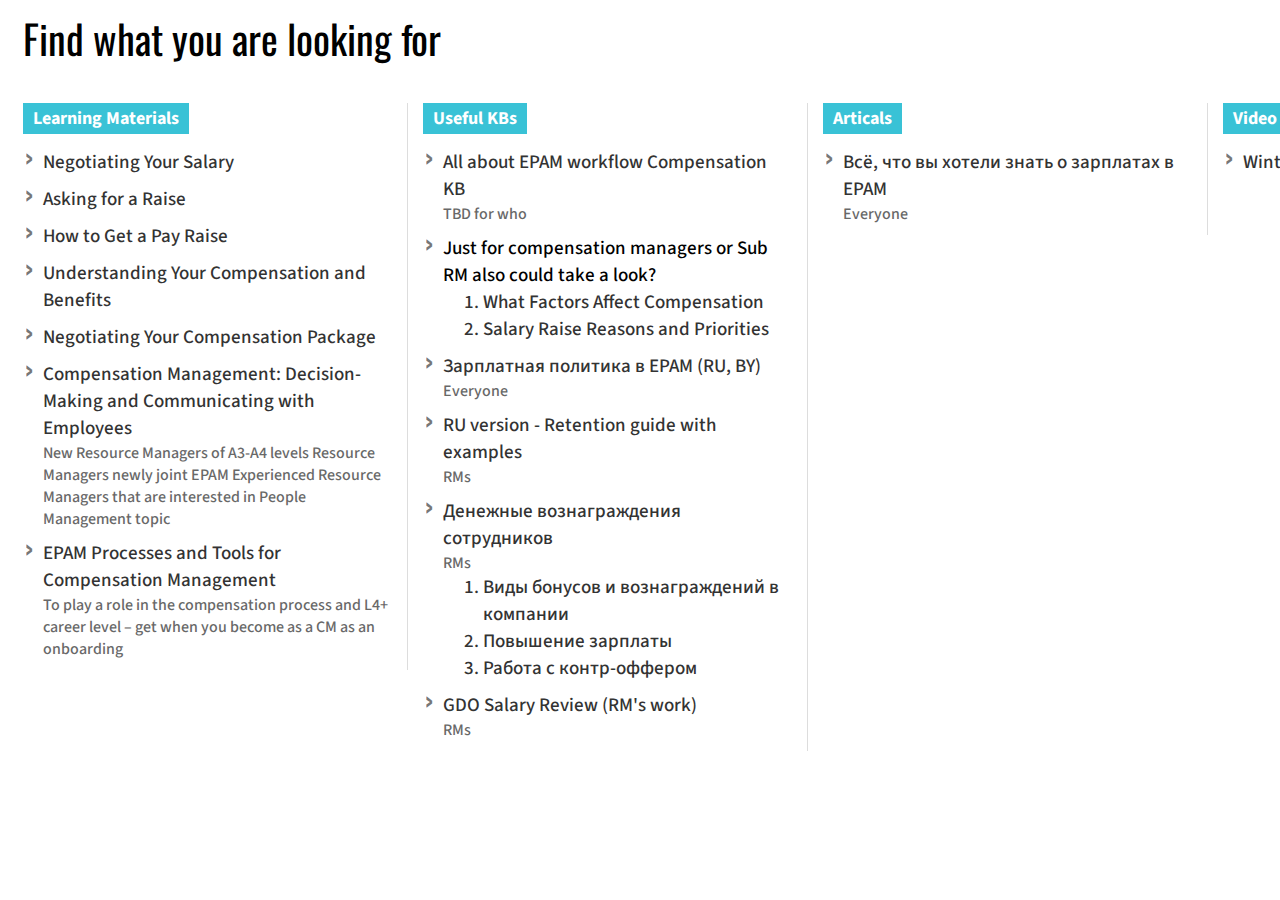
<file: index.html>
<!DOCTYPE html>
<html lang="en">
	<head>
		<meta charset="UTF-8" />
		<meta
			http-equiv="X-UA-Compatible"
			content="IE=edge" />
		<meta
			name="viewport"
			content="width=device-width, initial-scale=1.0" />
		<link
			rel="stylesheet"
			href="styles.css" />
		<title>Document</title>
	</head>

	<body>
		<div class="links">
			<div class="links--title">Find what you are looking for</div>

			<div class="links--content">
				<div class="links--block">
					<div class="links--block-title">Learning Materials</div>

					<ul class="links--list">
						<a
							href="https://learn.epam.com/detailsPage?id=99d180e9-b11b-4f48-b942-21839b3c3e8c"
							target="_blank">
							<li class="links--list-item">
								<div class="links--list-item-name">Negotiating Your Salary</div>
							</li>
						</a>

						<a
							href="https://learn.epam.com/detailsPage?id=79198a9e-eee2-46f0-ad42-590f56c10fc6"
							target="_blank">
							<li class="links--list-item">
								<div class="links--list-item-name">Asking for a Raise</div>
							</li>
						</a>

						<a
							href="https://learn.epam.com/detailsPage?id=195523bd-fb84-4251-bb61-d8fd821eaf43"
							target="_blank">
							<li class="links--list-item">
								<div class="links--list-item-name">How to Get a Pay Raise</div>
							</li>
						</a>

						<a
							href="https://learn.epam.com/detailsPage?id=2e78ff8a-f8eb-4d79-8b8e-c44ff334cb37"
							target="_blank">
							<li class="links--list-item">
								<div class="links--list-item-name">
									Understanding Your Compensation and Benefits
								</div>
							</li>
						</a>

						<a
							href="https://learn.epam.com/detailsPage?id=a16c7aa2-7c5f-40c4-85ef-c8e8d1a26135"
							target="_blank">
							<li class="links--list-item">
								<div class="links--list-item-name">
									Negotiating Your Compensation Package
								</div>
							</li>
						</a>

						<a
							href="https://learn.epam.com/detailsPage?id=4f0d66bf-0c15-4a27-986a-fee1aa485d01"
							target="_blank">
							<li class="links--list-item">
								<div class="links--list-item-name">
									Compensation Management: Decision-Making and Communicating with
									Employees
								</div>
								<div class="links--list-item-description">
									New Resource Managers of A3-A4 levels Resource Managers newly joint
									EPAM Experienced Resource Managers that are interested in People
									Management topic
								</div>
							</li>
						</a>

						<a
							href="https://learn.epam.com/detailsPage?id=1b1c3344-5a69-48b9-9e24-b292428c91d2"
							target="_blank">
							<li class="links--list-item">
								<div class="links--list-item-name">
									EPAM Processes and Tools for Compensation Management
								</div>
								<div class="links--list-item-description">
									To play a role in the compensation process and L4+ career level – get
									when you become as a CM as an onboarding
								</div>
							</li>
						</a>
					</ul>
				</div>

				<div class="links--block">
					<div class="links--block-title">Useful KBs</div>

					<ul class="links--list">
						<a
							href="https://kb.epam.com/display/EPMPRMO/Compensation+Package"
							target="_blank">
							<li class="links--list-item">
								<div class="links--list-item-name">
									All about EPAM workflow Compensation KB
								</div>
								<div class="links--list-item-description">TBD for who</div>
							</li>
						</a>

						<li class="links--list-item sub-link-list">
							<div class="links--list-item-name">
								Just for compensation managers or Sub RM also could take a look?
							</div>
							<ol>
								<a
									href="https://kb.epam.com/display/EPMPRMO/What+Factors+Affect+Compensation"
									target="_blank">
									<li class="sub-link-list--link-item">
										<div>What Factors Affect Compensation</div>
									</li>
								</a>
								<a
									href="https://kb.epam.com/display/EPMPRMO/Salary+Raise+Reasons+and+Priorities"
									target="_blank">
									<li class="sub-link-list--link-item">
										<div>Salary Raise Reasons and Priorities</div>
									</li>
								</a>
							</ol>
						</li>

						<a
							href="https://kb.epam.com/pages/viewpage.action?pageId=520295478"
							target="_blank">
							<li class="links--list-item">
								<div class="links--list-item-name">
									Зарплатная политика в EPAM (RU, BY)
								</div>
								<div class="links--list-item-description">Everyone</div>
							</li>
						</a>

						<a
							href="https://kb.epam.com/display/EPMHRMKB/RU+version+-+Retention+guide+with+examples"
							target="_blank">
							<li class="links--list-item">
								<div class="links--list-item-name">
									RU version - Retention guide with examples
								</div>
								<div class="links--list-item-description">RMs</div>
							</li>
						</a>

						<li class="links--list-item sub-link-list">
							<a
								href="https://kb.epam.com/pages/viewpage.action?pageId=1172604694"
								target="_blank">
								<div class="links--list-item-name">
									Денежные вознаграждения сотрудников
								</div>
							</a>

							<div class="links--list-item-description">RMs</div>

							<ol>
								<a
									href="https://kb.epam.com/pages/viewpage.action?pageId=1172604697"
									target="_blank">
									<li class="sub-link-list--link-item">
										<div>Виды бонусов и вознаграждений в компании</div>
									</li>
								</a>
								<a
									href="https://kb.epam.com/pages/viewpage.action?pageId=1172604696"
									target="_blank">
									<li class="sub-link-list--link-item">
										<div>Повышение зарплаты</div>
									</li>
								</a>
								<a
									href="https://kb.epam.com/pages/viewpage.action?pageId=1172604700"
									target="_blank">
									<li class="sub-link-list--link-item">
										<div>Работа с контр-оффером</div>
									</li>
								</a>
							</ol>
						</li>

						<a
							href="https://kb.epam.com/pages/viewpage.action?pageId=962773445"
							target="_blank">
							<li class="links--list-item">
								<div class="links--list-item-name">GDO Salary Review (RM's work)</div>
								<div class="links--list-item-description">RMs</div>
							</li>
						</a>
					</ul>
				</div>

				<div class="links--block">
					<div class="links--block-title">Articals</div>

					<ul class="links--list">
						<a
							href="https://info.epam.com/topics/locations/russia/articles/2017/oct/money-in-epam-russia_ru.html"
							target="_blank">
							<li class="links--list-item">
								<div class="links--list-item-name">
									Всё, что вы хотели знать о зарплатах в ЕРАМ
								</div>
								<div class="links--list-item-description">Everyone</div>
							</li>
						</a>
					</ul>
				</div>

				<div class="links--block">
					<div class="links--block-title">Video</div>

					<ul class="links--list">
						<a
							href="https://videoportal.epam.com/video/V7gKMB70"
							target="_blank">
							<li class="links--list-item">
								<div class="links--list-item-name">
									Winter 2021 Compensation Training
								</div>
							</li>
						</a>
					</ul>
				</div>
			</div>
		</div>
	</body>
</html>
</file>
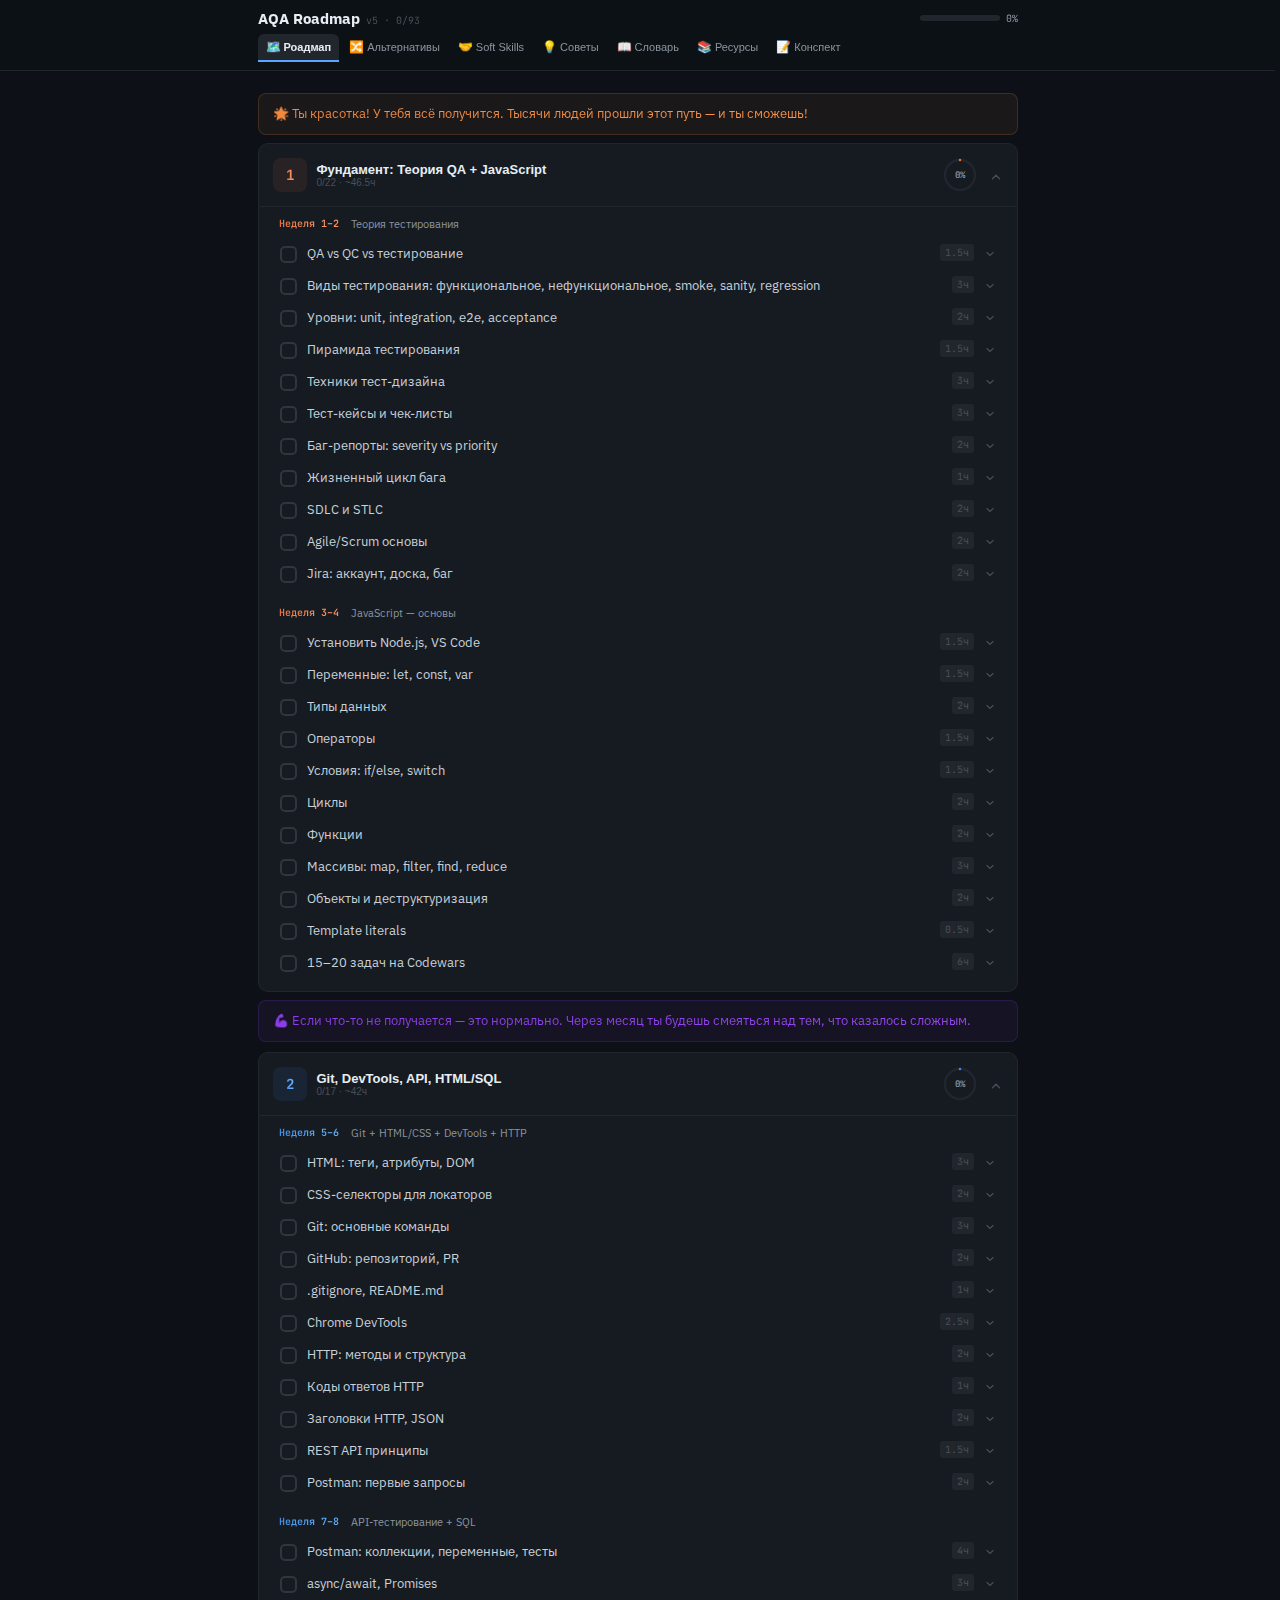
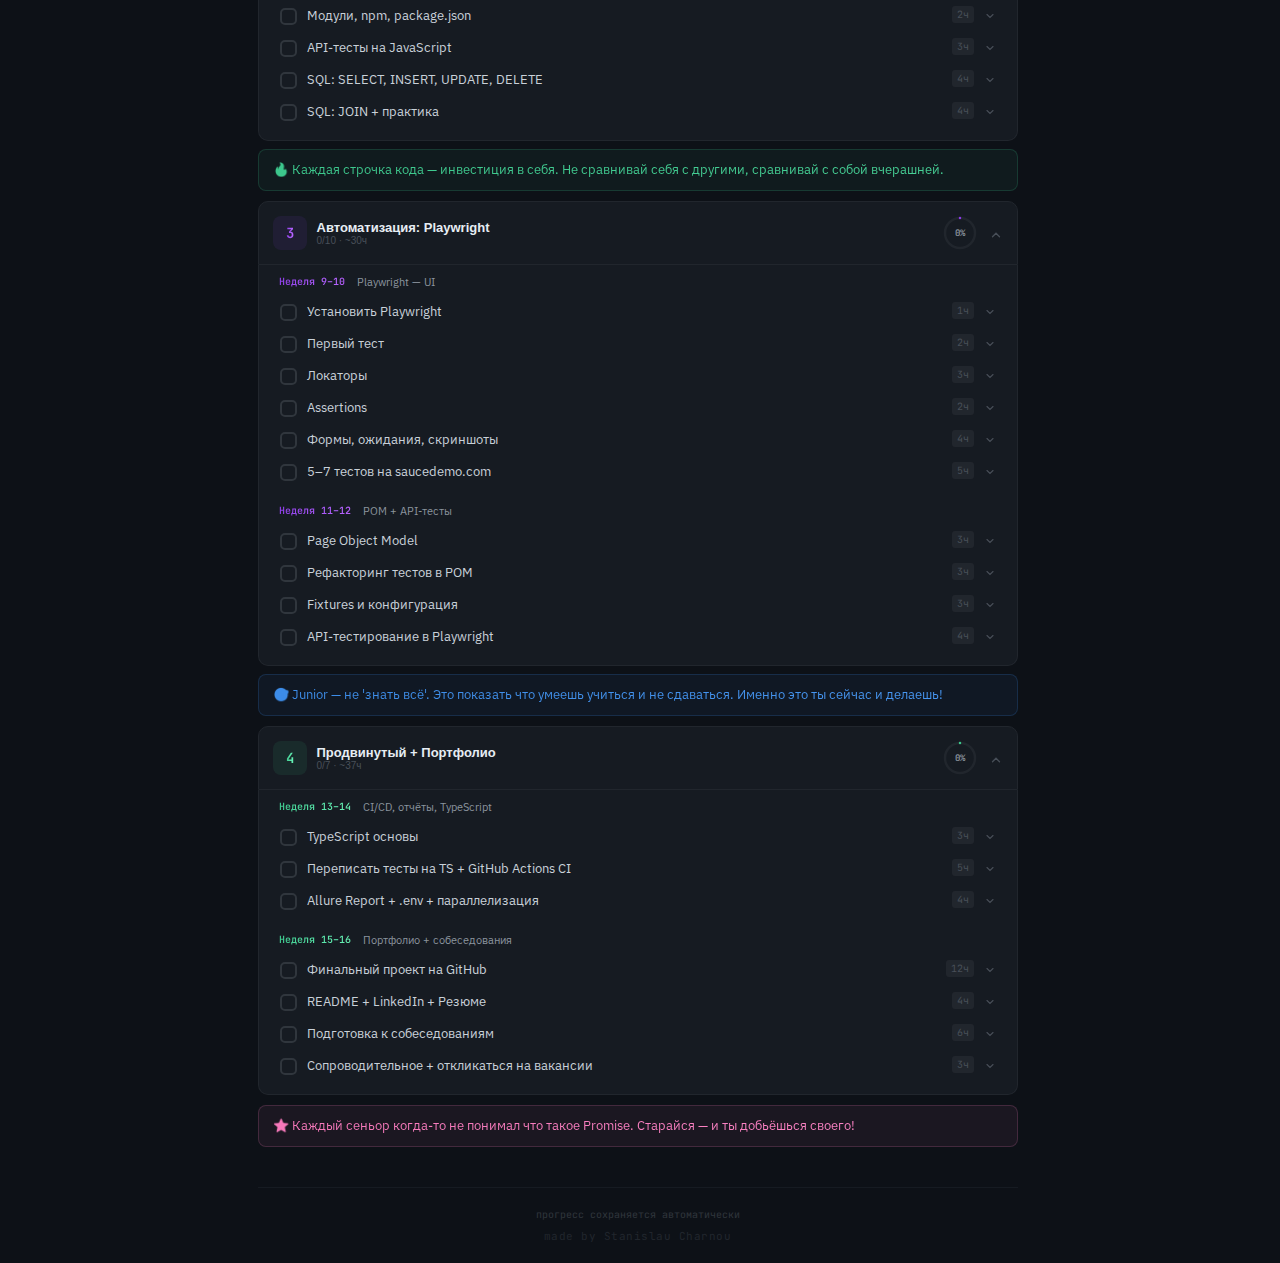
<file: aqa/index.html>
<!DOCTYPE html>
<html lang="ru">
  <head>
    <meta charset="UTF-8" />
    <meta name="viewport" content="width=device-width, initial-scale=1.0" />
    <link rel="icon" type="image/svg+xml" href="favicon.svg" />
    <title>AQA Roadmap</title>
    <style>
      body { margin: 0; background: #0D1117; }
    </style>
    <link rel="stylesheet" href="webmeji.css" />
    <script type="module" crossorigin src="/aqa/assets/index-laU3tv6r.js"></script>
  </head>
  <body>
    <div id="root"></div>
    <script src="webmeji-shouts.js"></script>
    <script src="webmeji-config.js"></script>
    <script src="webmeji.js"></script>
  </body>
</html>
</file>
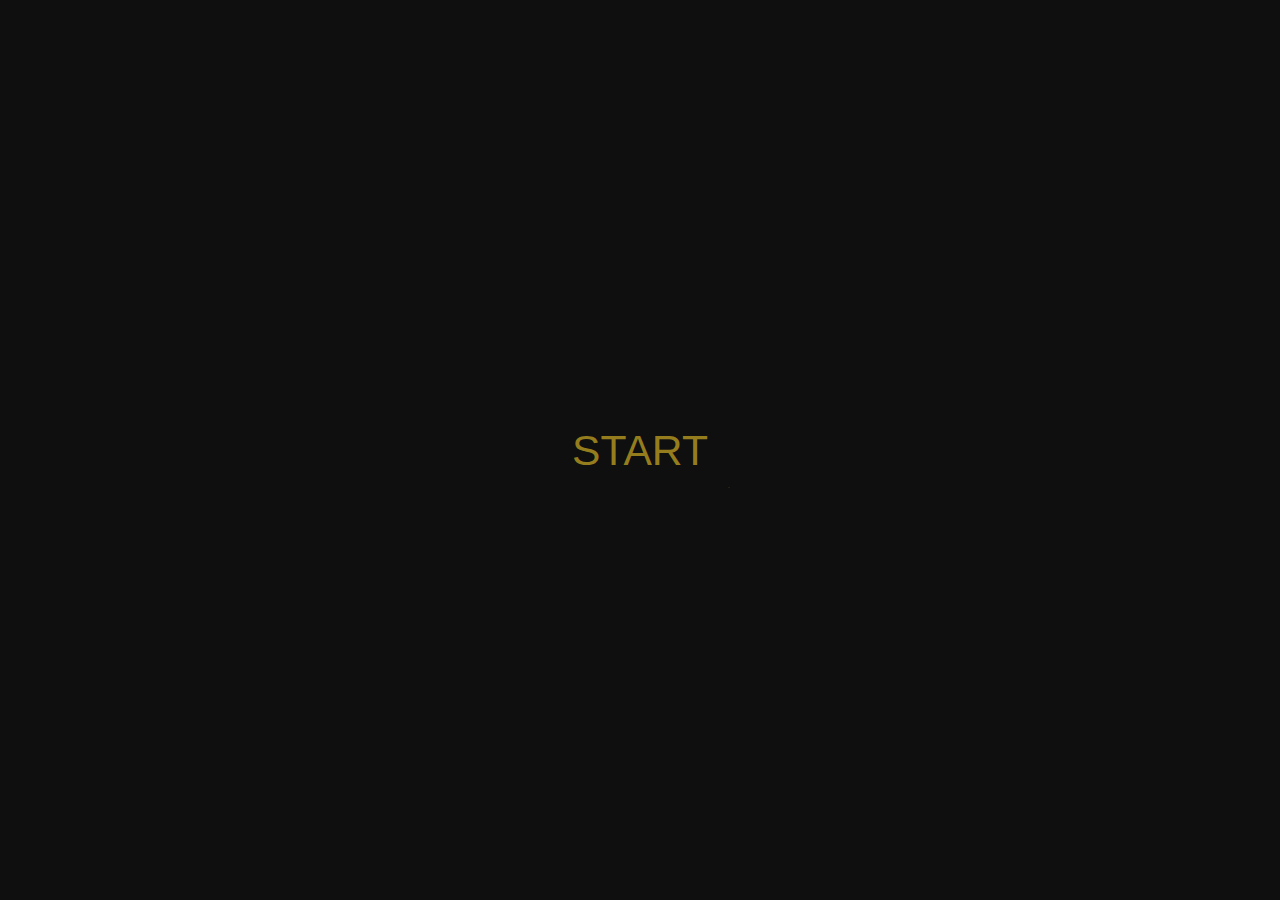
<file: calendar/index.html>
<!DOCTYPE html>
<html lang="en">
	<head>
		<meta charset="UTF-8" />
		<meta name="viewport" content="width=device-width, initial-scale=1.0" />
		<link rel="stylesheet" href="assets/css/main.css" />
		<title>Start</title>
	</head>

	<body>
		<script src="assets/js/main.js"></script>
	</body>
</html>
</file>
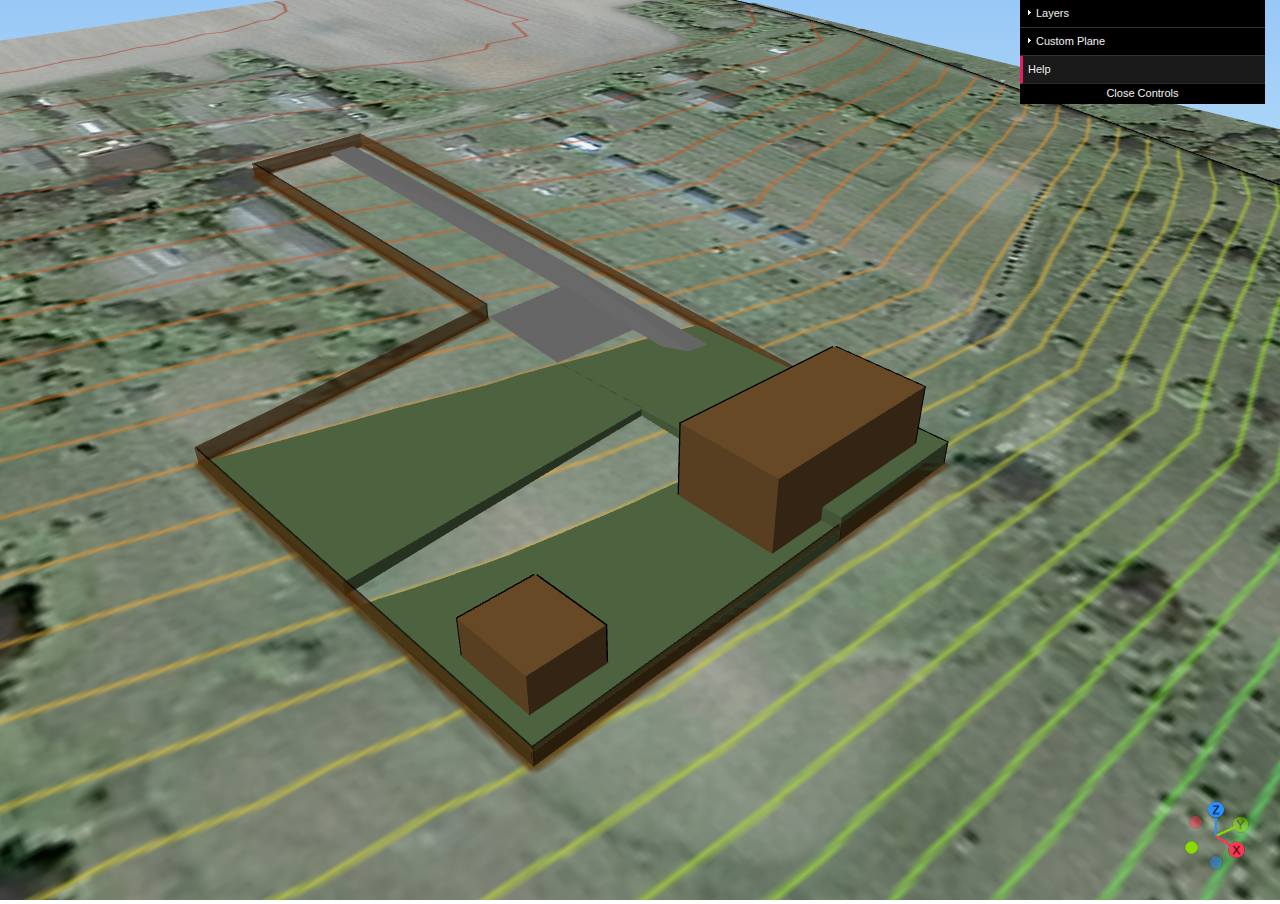
<file: land/index.html>
<!DOCTYPE html>
<html>
<head>
<meta charset="UTF-8">
<title>project</title>
<meta name="viewport" content="width=device-width, user-scalable=no, minimum-scale=1.0, maximum-scale=1.0">
<base target="_blank">
<link rel="stylesheet" type="text/css" href="./Qgis2threejs.css">
<script src="./threejs/three.min.js"></script>
<script src="./threejs/OrbitControls.js"></script>
<script src="./threejs/ViewHelper.js"></script>
<script src="./threejs/OutlineEffect.js"></script>
<script src="./proj4js/proj4.js"></script>
<script src="./Qgis2threejs.js"></script>
<script src="./dat-gui/dat.gui.min.js"></script>
<script src="./dat-gui_panel.js"></script>
</head>
<body>
<div id="view">
  <div id="northarrow"></div>
  <div id="navigation"></div>
</div>

<!-- popup -->
<div id="popup">
  <div id="closebtn">&times;</div>
  <div id="popupbar"></div>
  <div id="popupbody">
    <div id="popupcontent"></div>

    <!-- query result -->
    <div id="queryresult">
      <table id="qr_coords_table">
        <caption>Clicked coordinates <div id="zoomtopoint" class="action-zoom zoombtn"></div></caption>
        <tr><td id="qr_coords"></td></tr>
      </table>

      <table id="qr_layername_table">
        <caption>Layer <div id="zoomtolayer" class="action-zoom zoombtn"></div></caption>
        <tr><td id="qr_layername"></td></tr>
      </table>

      <table id="qr_attrs_table">
        <caption>Attributes</caption>
      </table>

      <!-- camera actions and measure tool -->
      <div id="orbitbtn" class="action-btn action-orbit">Orbit</div>
      <div id="measurebtn" class="action-btn">Measure distance</div>
    </div>

    <!-- page info -->
    <div id="pageinfo">
      <h1>Current View URL</h1>
      <div><input id="urlbox" type="text"></div>

      <h1>Usage</h1>
      <table id="usage">
        <tr><td colspan="2" class="star">Mouse</td></tr>
        <tr><td>Left button + Move</td><td>Orbit</td></tr>
        <tr><td>Mouse Wheel</td><td>Zoom</td></tr>
        <tr><td>Right button + Move</td><td>Pan</td></tr>

        <tr><td colspan="2" class="star">Keys</td></tr>
        <tr><td>Arrow keys</td><td>Move Horizontally</td></tr>
        <tr><td>Shift + Arrow keys</td><td>Orbit</td></tr>
        <tr><td>Ctrl + Arrow keys</td><td>Rotate</td></tr>
        <tr><td>Shift + Ctrl + Up / Down</td><td>Zoom In / Out</td></tr>
        <tr><td>L</td><td>Toggle Label Visibility</td></tr>
        <tr><td>R</td><td>Start / Stop Orbit Animation</td></tr>
        <tr><td>W</td><td>Wireframe Mode</td></tr>
        <tr><td>Shift + R</td><td>Reset Camera Position</td></tr>
        <tr><td>Shift + S</td><td>Save Image</td></tr>
      </table>

      <h1>About</h1>
      <div id="about">
        This page was made with <a href="https://www.qgis.org/">QGIS</a> and <a href="https://github.com/minorua/Qgis2threejs">Qgis2threejs</a> plugin (version 2.8).
        <div>Powered by <a href="https://threejs.org/">three.js</a>,
        <a href="https://code.google.com/p/dat-gui/">dat-gui</a>
        <span id="lib_proj4js"> and <a href="https://trac.osgeo.org/proj4js/">Proj4js</a></span>.</div>
      </div>
    </div>
  </div>
</div>

<!-- progress bar -->
<div id="progress"><div id="progressbar"></div></div>

<!-- header and footer -->
<div id="header"></div>
<div id="footer"></div>

<!-- animation -->
<div id="narrativebox" class="ef1">
  <div id="narbody">

  </div>
  <div id="nextbtn"></div>
</div>

<script>
Q3D.Config.coord.latlon = true;
Q3D.Config.viewpoint = {lookAt:{x:3379632.0337571544,y:7148453.364624758,z:-5.372643424336483e-16},pos:{x:3379800.5424471986,y:7148311.921533501,z:149.80137993843852}};
Q3D.Config.localMode = true;
Q3D.Config.gui.customPlane = true;

var container = document.getElementById("view"),
    app = Q3D.application,
    gui = Q3D.gui;

app.init(container);    // initialize viewer

// load the scene
app.loadSceneFile("./data/index/scene.js", function (scene) {
  // scene file has been loaded
  app.start();

  gui.dat.initLayersFolder(scene);

}, function (scene) {
  // all relevant files have been loaded

  if (Q3D.Config.gui.customPlane) {
    // specify preferred values. If not specified, z range of scene bounding box is used.
    var zMin = undefined,
        zMax = undefined;
    gui.dat.initCustomPlaneFolder(zMin, zMax);
  }
});
</script>
</body>
</html>
</file>
<file: styles.css>
@import url("https://fonts.googleapis.com/css2?family=Oswald:wght@300&family=Source+Sans+Pro:wght@400;700&display=swap");

.links--title {
	font-family: "Oswald", sans-serif;
	font-size: 40px;
	margin-bottom: 35px;
	padding-left: 15px;
	display: block;
	cursor: help;
}

.links--content {
	display: flex;
	justify-content: flex-start;
	align-items: flex-start;
}

.links--block {
	box-sizing: border-box;
	min-width: 400px;
	padding: 0 15px;
	font-family: "Source Sans Pro", sans-serif;
	flex: 0 1 25%;
}

.links--block:not(:last-child) {
	border-right: 1px solid #ddd;
}

.links--block-title {
	display: inline-block;
	padding: 3px 10px;
	margin-bottom: 15px;
	color: #ffffff;
	background-color: #39c2d6;
	font-weight: 700;
	font-size: 18px;
	cursor: default;
}

.links--list {
	font-weight: 500;
	font-size: 19px;
	list-style: none;
	padding: 0;
	margin: 0;
}

.links--list a {
	text-decoration: none;
	color: #333333;
	display: block;
}

.links--list-item {
	position: relative;
	padding: 0 0 10px 20px;
}

.links--list-item:hover {
	background-color: #f9f9f9;
}

.links--list-item:hover .links--list-item-name {
	text-decoration: underline #39c2d6;
	color: #000000;
}

.links--list-item:before {
	content: ">";
	display: inline-block;
	font-weight: 900;
	transform: scaleX(0.5);
	font-size: 24px;
	line-height: 14px;
	color: #777;
	position: absolute;
	top: 4px;
	left: 0;
}

.links--list-item-description {
	color: #686868;
	font-weight: 500;
	font-size: 16px;
}

.sub-link-list--link-item:hover {
	text-decoration: underline #39c2d6;
	color: #000000;
}

.links--list-item.sub-link-list:hover .links--list-item-name {
	text-decoration: none;
	color: #333333;
}

.links--list-item.sub-link-list a:hover .links--list-item-name {
	text-decoration: underline #39c2d6;
	color: #000000;
}
</file>
<file: aqa/webmeji.css>
/* webmeji */
.webmeji-container {
  position: fixed;
  bottom: 0;
  width: 60px;
  height: 60px;
  overflow: visible;
  z-index: 9999;
}

.webmeji-bubble {
  position: absolute;
  bottom: 100%;
  left: 50%;
  transform: translateX(-50%);
  background: #E6EDF3;
  color: #0D1117;
  font-family: 'IBM Plex Sans', system-ui, sans-serif;
  font-size: 10px;
  font-weight: 600;
  line-height: 1.3;
  padding: 4px 8px;
  border-radius: 8px;
  white-space: nowrap;
  pointer-events: none;
  opacity: 0;
  transition: opacity 0.3s;
  margin-bottom: 4px;
}

.webmeji-bubble::after {
  content: '';
  position: absolute;
  top: 100%;
  left: 50%;
  transform: translateX(-50%);
  border: 4px solid transparent;
  border-top-color: #E6EDF3;
}

.webmeji-bubble.visible {
  opacity: 1;
}

.webmeji-container img {
  width: 100%;
  height: auto;
  user-select: none;
  pointer-events: none;
  display: block;
  transform-origin: center;
}

.webmeji-house {
  position: fixed;
  font-size: 55px;
  line-height: 1;
  z-index: 9998;
  pointer-events: auto;
  cursor: pointer;
  user-select: none;
  opacity: 0;
  transition: transform 1.5s ease-in-out;
}
.webmeji-house.slide-in {
  opacity: 1;
  transform: none !important;
}

.webmeji-indicator {
  position: fixed;
  width: 8px;
  height: 8px;
  border-radius: 50%;
  background: #ff8c00;
  box-shadow: 0 0 6px 2px rgba(255,140,0,0.6);
  z-index: 9999;
  pointer-events: none;
  opacity: 0;
  transition: opacity 0.3s;
}
.webmeji-indicator.visible {
  opacity: 1;
}

@media (max-width: 768px) {
  .webmeji-container {
    width: 48px;
    height: 48px;
  }
  .webmeji-house {
    font-size: 42px;
  }
}
</file>
<file: calendar/assets/css/main.css>
@import "background.css";
@import "start-btn.css";
@import "calendar.css";
@import "tasks.css";

html {
	font-size: 0.6669vw;
}

body {
	margin: 0 auto;

	width: 100%;
	height: 100vh;
	min-height: 100rem;

	overflow: hidden;

	font-family: Arial, Helvetica, sans-serif;
}

*,
*::before,
*::after {
	box-sizing: border-box;

	scroll-behavior: smooth;
}

*::selection {
	background-color: #48ffa749;
}
</file>
<file: land/Qgis2threejs.css>
/*
(C) 2014 Minoru Akagi
SPDX-License-Identifier: MIT
https://github.com/minorua/Qgis2threejs
*/

body {
  font-family: arial, sans-serif;
  margin: 0;
  overflow: hidden;
}

#view {
  position: absolute;
  width: 100%;
  height: 100%;
}

#view.sky {
  background: -webkit-gradient(linear, left top, left bottom, from(#98c8f6), color-stop(0.4, #cbebff), to(#f0f9ff));
  background: linear-gradient(to bottom, #98c8f6 0%,#cbebff 40%,#f0f9ff 100%);
}

.hidden {
  display: none !important;
}

.visible {
  display: block !important;
}

.clickable {
  cursor: pointer;
}

.no-events {
  pointer-events: none;
}

.tooltip::before {
  display: block;
  position: absolute;
  visibility: hidden;
  transform: translate(10px, 30px);

  padding: 5px 10px;
  content: attr(data-tooltip);

  color: black;
  background: white;
  font-size: small;
  white-space: nowrap;
}

.tooltip:hover::before {
  visibility: visible;
}

.tooltip-btn {
  display: inline-block;
  width: 14px;
  height: 14px;
  border-radius: 8px;

  font-size: 12px;
  padding-top: 1px;
  text-align: center;
  color: white;
  background-color: #bbb;
  cursor: pointer;
}

#progress {
  position: absolute;
  top: 0;
  left: 0;
  width: 100%;
  height: 5px;
}

#progressbar {
  width: 0;
  height: 5px;
  background-color: #2196F3;
  opacity: 1;
}

#progressbar.fadeout {
  opacity: 0;
  height: 0;
  transition: all .4s;
}

#toolbtns {
  position: absolute;
  margin: 1px;
  box-shadow: 1px 2px 6px rgba(0,0,0,0.2);
  float: left;
}

#toolbtns > div {
  background-color: white;
  width: 24px;
  height: 24px;
  padding: 6px;
  cursor: pointer;
}

#toolbtns > div:hover {
  background-color: #eee;
}

#toolbtns > div::before {
  opacity: 0.6;
}

#layerpanel {
  position: absolute;
  margin: 1px 2px;
  background-color: white;
  box-shadow: 1px 2px 6px rgba(0,0,0,0.2);
  z-index: 1000;
  display: none;
}

.layer {
  padding: 6px;
}

.layer > div {
  display: flex;
  align-items: center;
  margin-bottom: 3px;
  font-size: small;
}

.layer > div:nth-child(n + 2) {
  margin-left: 20px;
  font-size: xx-small
}

.layer input[type="range"] {
  width: 130px;
  background-color:lightgray;
}

.layer select {
  width: 130px;
}

#header {
  position: absolute;
  margin: 5px 10px;
}

#footer {
  position: absolute;
  left: 5px;
  bottom: 5px;
}

/* popup */
#popup {
  position: absolute;
  margin: 1px 2px;
  max-width: 480px;
  min-width: 300px;
  z-index: 9999;
  background-color: white;
  box-shadow: 1px 2px 6px rgba(0,0,0,0.2);
  display: none;
}

#popupbar {
  padding-left: 4px;
  height: 19px;
  border-bottom: 1px solid lightgray;
  border-radius: 3px 3px 0 0;
}

#closebtn {
  color: #ccc;
  padding: 2px;
  line-height: 16px;
  font-size: 16px;
  font-weight: bold;
  width: 16px;
  height: 16px;
  text-align: center;
  float: right;
  cursor: pointer;
}

#closebtn:hover {
  background-color: #eee;
}

#popupbody {
  padding: 0px 5px 5px;
  min-width: 290px;
  max-height: 500px;
  overflow: auto;
}

#popupcontent, #queryresult {
  display: none;
}

#popupbody table {
  margin: 4px 0px;
  width: 100%;
}

#popupbody table caption {
  background-color: gray;
  color: white;
  font-size: small;
  padding: 1px 1px 1px 6px;
  text-align: left;
  vertical-align: bottom;
}

#popupbody table td {
  padding-left: 5px;
}

#qr_layername_table tr, #qr_coords_table tr {
  background-color: #eee;
}

#qr_attrs_table tr:nth-child(odd) {
  background-color: #eee;
}

#qr_attrs_table tr td:first-child {
  width: 40%;
}

.action-zoom {
  cursor: pointer;
  float: right;
  padding: 0 1px 0;
  width: 15px;
  height: 15px;
  filter: invert(100%);
}

.action-zoom:hover {
  background-color: #eee;
  border-radius: 3px;
  filter: none;
}

.action-btn {
  display: inline-block;
  border: 1px solid lightgray;
  cursor: pointer;
  font-size: small;
  padding: 2px 4px;
  margin-left: 2px;
}

.action-btn:hover {
  background-color: #eee;
}

/* pageinfo */
#pageinfo {
  font-size: small;
  display: none;
}

#pageinfo > h1 {
  background-color: gray;
  color: white;
  font-size: small;
  font-weight: normal;
  margin-top: 5px;
  margin-bottom: 3px;
  padding: 1px 1px 1px 6px;
}

#urlbox {
  width: 98%;
}

#usage, #about {
  margin-left: 5px;
}

#usage tr:nth-child(odd) {
  background-color: #eee;
}

#usage td.star {
  font-weight: bold;
}

#about ul {
  margin: 5px;
  margin-left: 20px;
  padding: 0px;
}

#about img {
  float: left;
  margin-right: 5px;
  width: 24px;
  height: 24px;
}

.license {
  font-size: xx-small;
}

.download-link {
  display: block;
  border: 1px solid darkgray;
  background: lightgray;
  color: black;
  font-size: large;
  margin: 10px 50px 10px;
  padding: 8px;
  text-align: center;
  text-decoration: none;
}

/* measure distance */
table.measure tr:nth-child(odd) {
  background-color: #eee;
}

table.measure tr > td:nth-child(2) {
  text-align: right;
}

/* print dialog */
.print div {
  padding: 5px;
}

.print label {
  margin-left: 5px;
}

.print input[type="text"] {
  width: 40px;
  border: 1px solid lightgray;
  background: #F6F6F6;
  margin-left: 8px;
  margin-right: 8px;
}

.print input[type="checkbox"] {
  margin-left: 15px;
}

.print input[type="submit"] {
  display: none;
}

.print .buttonbox {
  text-align: center;
  padding-top: 10px;
  padding-bottom: 10px;
}

.print .buttonbox span {
  border: 1px solid darkgray;
  background: lightgray;
  margin: 0px 5px 0px;
  padding: 5px 10px 5px;
  cursor: pointer;
}

/* widgets */
#northarrow {
  position: absolute;
  left: 12px;
  bottom: 16px;
  width: 80px;
  height: 80px;
  z-index: 1000;
  pointer-events: none;
  display: none;
}

#navigation {
  position: absolute;
  right: 0px;
  bottom: 0px;
  width: 128px;
  height: 128px;
  z-index: 1000;
  display: none;
}

/* animation */
#narrativebox {
  position: absolute;
  z-index: 1001;
  left: 2px;
  top: 2px;
  max-width: 40%;
  max-height: 80%;
  min-width: 200px;

  border: 1px solid gray;
  border-radius: 2px;
  background-color: rgba(255, 255, 255, .95);
  box-shadow: 5px 5px 5px rgba(0, 0, 0, .2);
  padding: 8px;

  overflow: auto;
}

#narrativebox.ef1 {
  top: 90%;
  height: 0;
  opacity: 0;
}

#narrativebox.ef1.visible {
  transition: all ease-out .2s;

  top: 2px;
  height: auto;
  opacity: 1;
}

#narbody {
  width: 100%;
  min-height: 75px;
}

#narbody > .narcontent {
  display: none;
}

#nextbtn {
  float: right;
  padding: 4px 8px;

  border: 1px solid gray;
  border-radius: 2px;

  font-size: small;
  cursor: pointer;
}

#nextbtn:hover {
  background-color: #eee;
}

.nextbtn {
  width: 20px;
  height: 20px;
  opacity: 0.6;
}

/* images */
#layerbtn::before {
  content: url("[data-uri]");
}

#infobtn::before {
  content: url("[data-uri]");
}

.zoombtn::before {
  content: url("[data-uri]");
}

.playbtn::before {
  content: url("[data-uri]");
}

.pausebtn::before {
  content: url("[data-uri]");
}

.nextbtn::before {
  content: url("[data-uri]");
}
</file>
